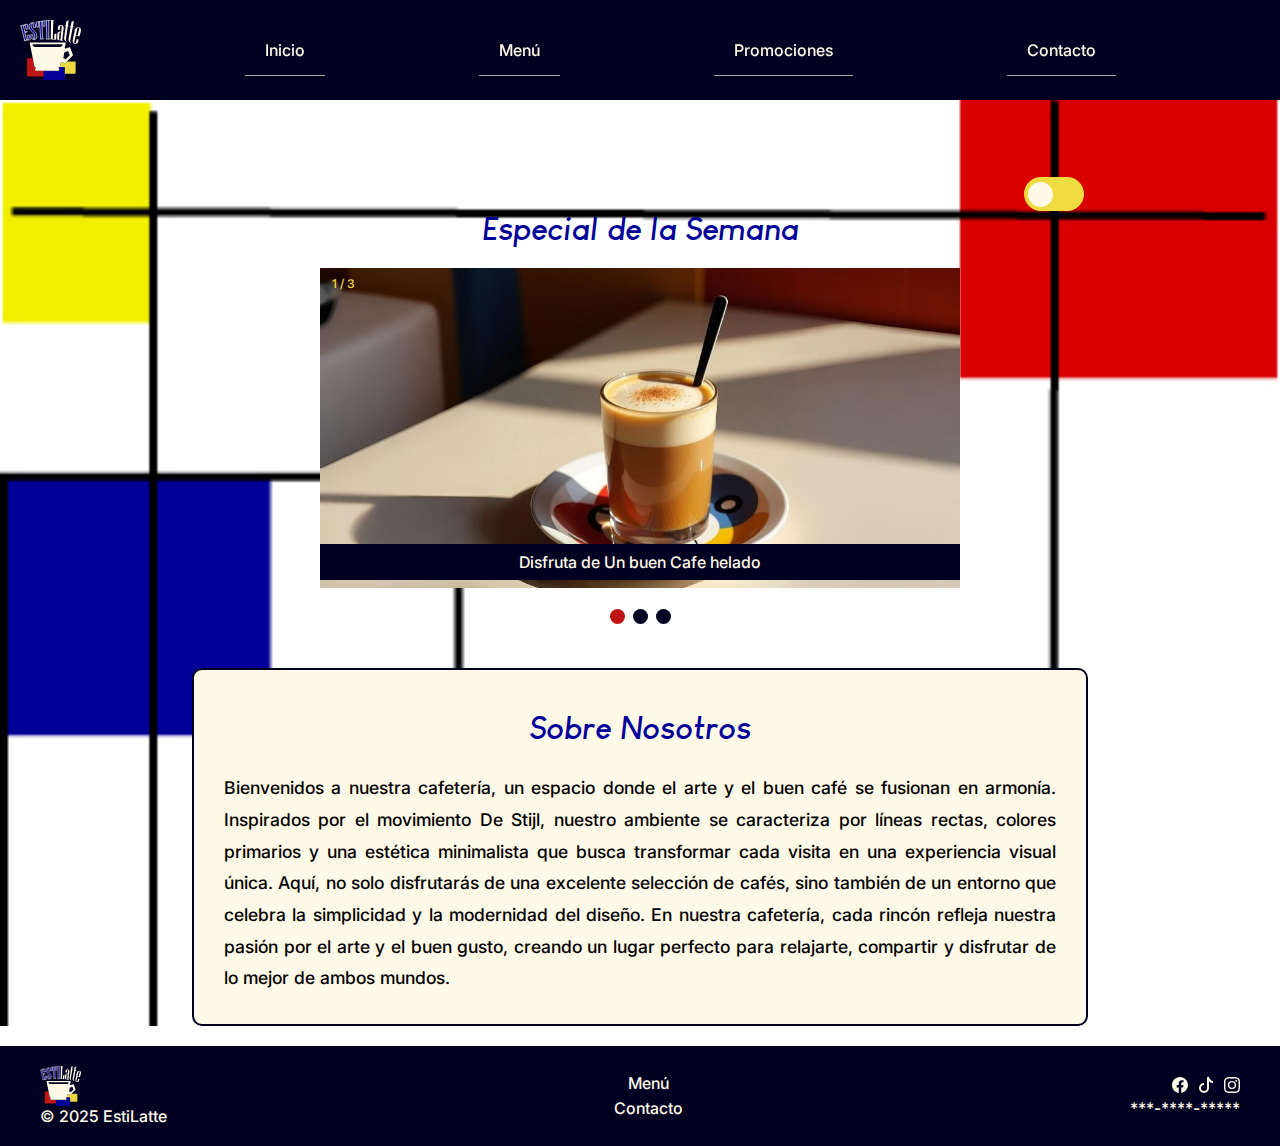
<file: index.html>
<!DOCTYPE html>
<html lang="en">

<head>
    <meta charset="UTF-8">
    <meta name="viewport" content="width=device-width, initial-scale=1.0">
    <title>Estilatte</title>
    <link rel="stylesheet" href="css/MenuP_Estilo.css">
    <link rel="stylesheet" href="css/baseStyle.css" />
    <link rel="stylesheet" href="https://cdnjs.cloudflare.com/ajax/libs/font-awesome/4.7.0/css/font-awesome.min.css">
</head>

<body>
    <script src="js/funcionModo.js"></script>

    <!-- HEADER Y NAV -->
    <script src="js/javascript.js"></script>
    <header>
      <img src="imgs/estilatteLogo3.svg" alt="Logo_EstiLatte">
      
        <nav class="topnav" id="mytopnav">
            <a href="index.html" >Inicio</a>
            <a href="menu.html" >Menú</a>
            <a href="promosionesYEeventos.html" >Promociones</a>
            <a href="contacto.html" >Contacto</a>
            <a class="icon" onclick="funcionNav()">
                <i class="fa fa-bars" style="color:#FFF9E8;"></i>
            </a>
        </nav>
    </header>


    <main>
        <section id="modo" class="claro">
            <label class="switch">
                <input type="checkbox" id="input" onclick="funcionModo()">
                <span class="slider"></span>
            </label>

            <br>
            <h2>Especial de la Semana</h2>
            <br>
            <!-- pendientes -->
            <div class="slideshow-container">
                <div class="mySlides fade">
                    <div class="numbertext">1 / 3</div>
                    <img src="imgs/imagen/CafeHeladoEXP.jpg" style="width:100%">
                    <div class="text">Disfruta de Un buen Cafe helado</div>
                </div>
                <div class="mySlides fade">
                    <div class="numbertext">2 / 3</div>
                    <img src="imgs/imagen/LatteExp.jpg" style="width:100%">
                    <div class="text">¿Antojo de un cafe Latte?</div>
                </div>
                <div class="mySlides fade">
                    <div class="numbertext">3 / 3</div>
                    <img src="imgs/imagen/TiramisuEXP.jpg" style="width:100%">
                    <div class="text">No Olvides de probar</div>
                </div>
            </div>
            <br>
            <div style="text-align:center">
                <span class="dot"></span>
                <span class="dot"></span>
                <span class="dot"></span>
            </div>
            <script src="js/FuncionSlide.js"></script>
            <br>

            <div class="sobreNos">
                <h2>Sobre Nosotros</h2>
                <p>Bienvenidos a nuestra cafetería, un espacio donde el arte y el buen café se fusionan en armonía.
                    Inspirados por el movimiento De Stijl, nuestro ambiente se caracteriza por líneas rectas, colores
                    primarios y una estética minimalista que busca transformar cada visita en una experiencia visual
                    única. Aquí, no solo disfrutarás de una excelente selección de cafés, sino también de un entorno que
                    celebra la simplicidad y la modernidad del diseño. En nuestra cafetería, cada rincón refleja nuestra
                    pasión por el arte y el buen gusto, creando un lugar perfecto para relajarte, compartir y disfrutar
                    de lo mejor de ambos mundos.</p>
            </div>
        </section>
    </main>

    <footer class="footer">
        <div class="footer-container">
          
          <!-- Logo izquierda -->
          <div class="footer-logo">
            <img src="imgs/estilatteLogo3.svg" alt="Logo EstiLatte">
            <p>© 2025 EstiLatte</p>
          </div>
      
          <!-- Enlaces centro -->
          <div class="footer-links">
            <a href="menu.html">Menú</a>
            <a href="contacto.html">Contacto</a>
          </div>
      
          <!-- Iconos + contacto derecha -->
          <div class="footer-social">
            <div class="icons">
              <a href="#"><img src="imgs/facebook.svg" alt="facebook"></a>
              <a href="#"><img src="imgs/tiktok.svg" alt="tiktok"></i></a>
              <a href="#"><img src="imgs/instagram.svg" alt="instagram"></a>
            </div>
            <p>***-****-*****</p>
          </div>
      
        </div>
      </footer>
</body>

</html>
</file>
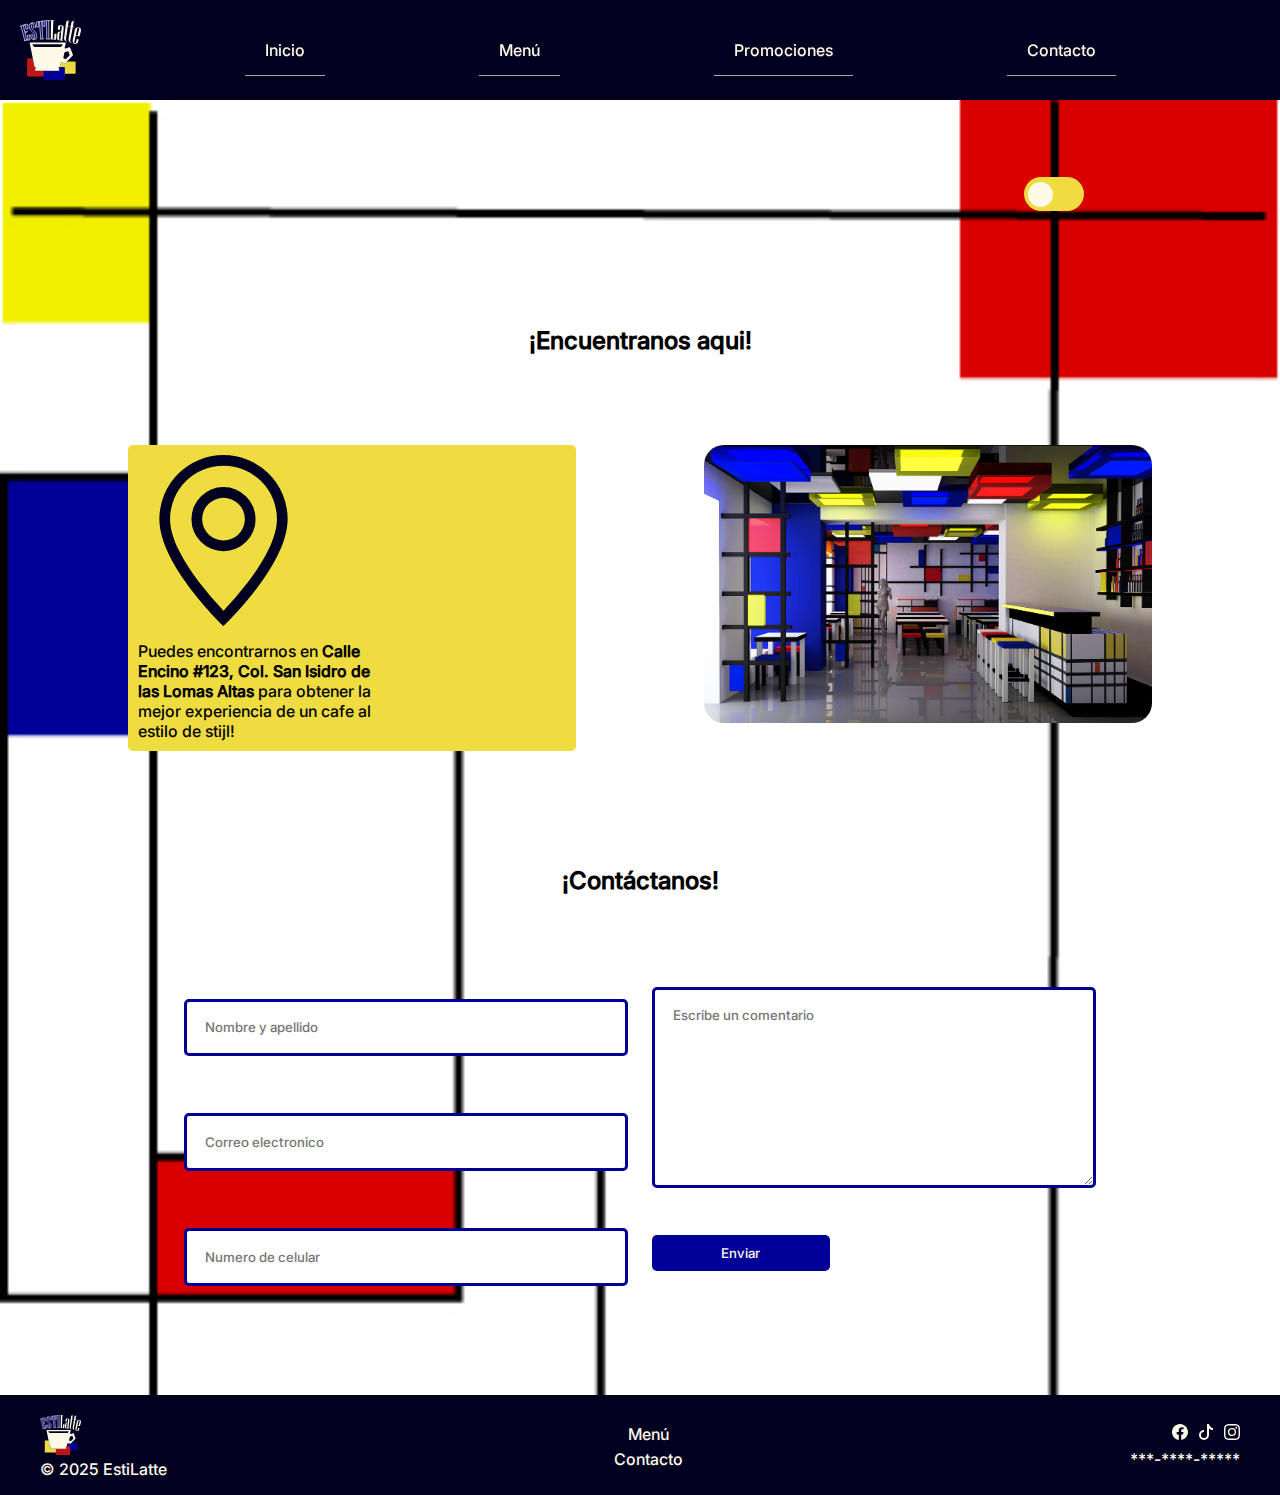
<file: contacto.html>
<!DOCTYPE html>
<html lang="en">

<head>
    <meta charset="UTF-8">
    <meta name="viewport" content="width=device-width, initial-scale=1.0">
    <title>Document</title>
    <link rel="stylesheet" href="css/baseStyle.css" />
    <link rel="stylesheet" href="css/estilo_Contacto.css">
    <link rel="stylesheet" href="https://cdnjs.cloudflare.com/ajax/libs/font-awesome/4.7.0/css/font-awesome.min.css">

</head>

<body>
    <script src="js/funcionModo.js"></script>

    <!-- HEADER Y NAV -->
    <script src="js/javascript.js"></script>
    <header>
      <img src="imgs/estilatteLogo3.svg" alt="Logo_EstiLatte">
      
        <nav class="topnav" id="mytopnav">
            <a href="index.html" >Inicio</a>
            <a href="menu.html" >Menú</a>
            <a href="promosionesYEeventos.html" >Promociones</a>
            <a href="contacto.html" >Contacto</a>
            <a class="icon" onclick="funcionNav()">
                <i class="fa fa-bars" style="color:#FFF9E8;"></i>
            </a>
        </nav>
    </header>

    <main>
        <section id="modo" class="claro">
            <label class="switch">
                <input type="checkbox" id="input" onclick="funcionModo()">
                <span class="slider"></span>
            </label>
            <div id="titulos" class="titu">
                <h2>¡Encuentranos aqui!</h2>
            </div>
            <div class="ubicacion">

                <div class="direccion">
                    <img src="imgs/Location.svg" alt="Locacion">
                    <p>Puedes encontrarnos en <b>Calle Encino #123, Col. San Isidro de las Lomas Altas</b> para obtener
                        la mejor
                        experiencia de un cafe al estilo de stijl!</p>
                </div>
                <div class="ImagenLugar">
                    <img src="imgs/imagen/cafeteria.jpg" alt="Imagen del lugar">
                </div>
            </div>
            <div id="titulos2" class="titu">
                <h2>¡Contáctanos!</h2>
            </div>
            <div class="formContacto">

                <form action="archivo.php" method="post">

                    <table>
                        <tr>
                            <td class="der"><input type="text" id="name" name="nombre" placeholder="Nombre y apellido"
                                    cols="30"></td>
                        </tr>
                        <tr>
                            <td class="der"><input type="email" id="correo" name="correo"
                                    placeholder="Correo electronico"></td>
                        </tr>
                        <tr>
                            <td class="der"><input type="tel" id="numero" name="numero" placeholder="Numero de celular">
                            </td>
                        </tr>


                    </table>
                    <table>
                        <tr>

                            <td class="der"><textarea name="mensaje" id="mensaje" rows="10"
                                    placeholder="Escribe un comentario"></textarea></td>
                            <!--cols con las columnas que se mostraran inicialmente-->
                        </tr>
                        <tr>
                            <td class="der"><input type="button" value="Enviar"></td>
                            <!--submit es el boton que lo envia al php-->
                        </tr>
                    </table>
                </form>
            </div>

        </section>
    </main>

    <footer class="footer">
        <div class="footer-container">
          
          <!-- Logo izquierda -->
          <div class="footer-logo">
            <img src="imgs/estilatteLogo3.svg" alt="Logo EstiLatte">
            <p>© 2025 EstiLatte</p>
          </div>
      
          <!-- Enlaces centro -->
          <div class="footer-links">
            <a href="menu.html">Menú</a>
            <a href="contacto.html">Contacto</a>
          </div>
      
          <!-- Iconos + contacto derecha -->
          <div class="footer-social">
            <div class="icons">
              <a href="#"><img src="imgs/facebook.svg" alt="facebook"></a>
              <a href="#"><img src="imgs/tiktok.svg" alt="tiktok"></i></a>
              <a href="#"><img src="imgs/instagram.svg" alt="instagram"></a>
            </div>
            <p>***-****-*****</p>
          </div>
      
        </div>
      </footer>
</body>

</html>
</file>
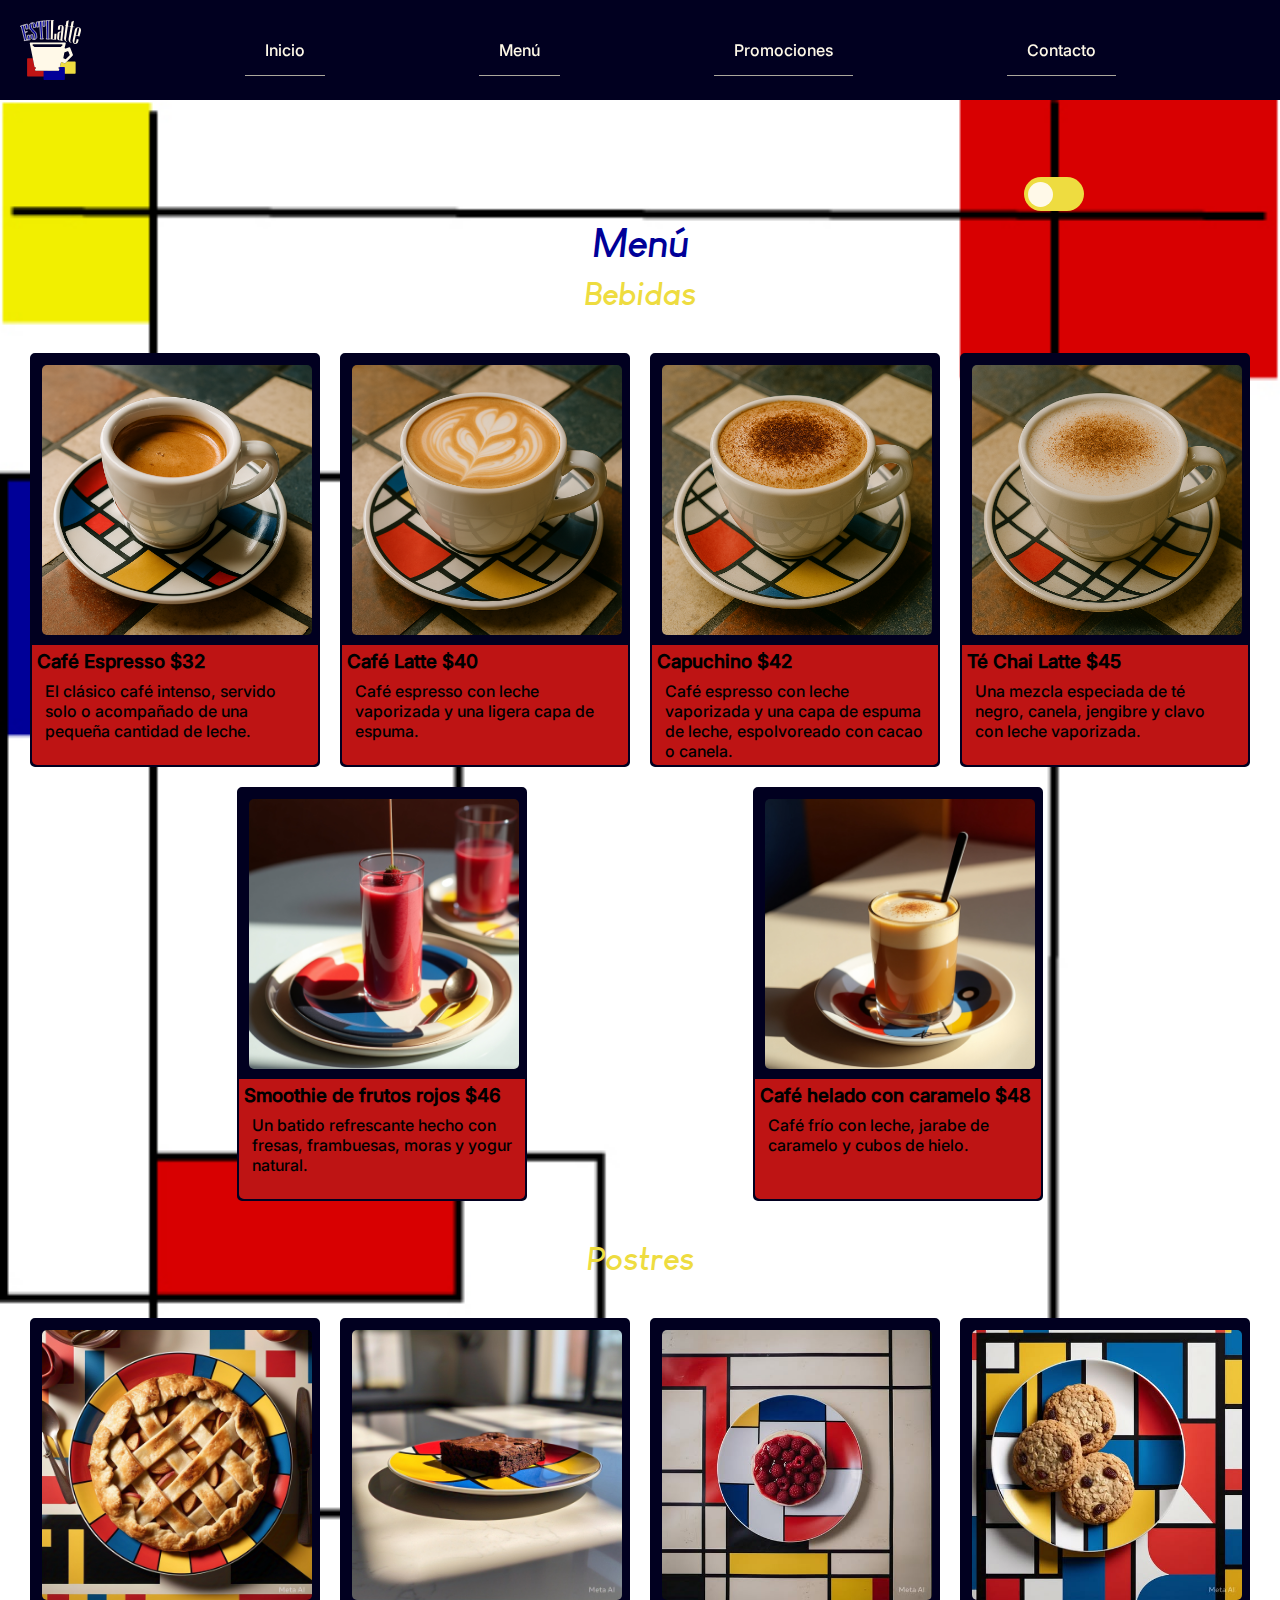
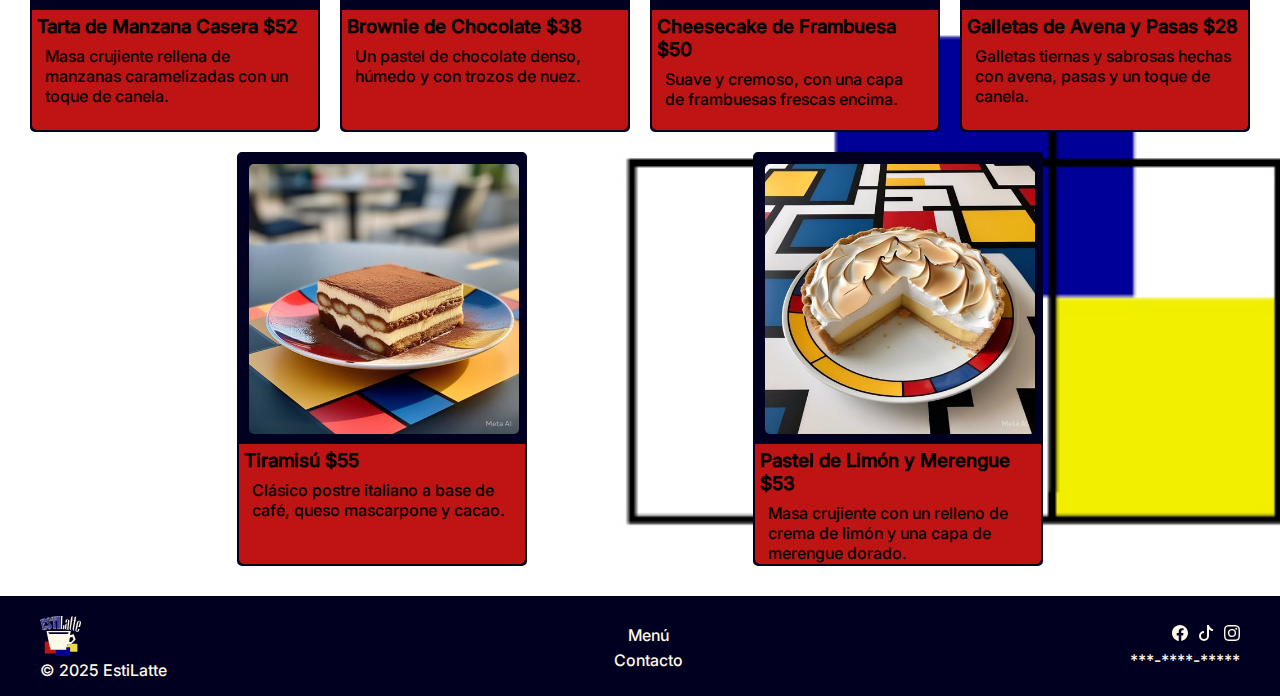
<file: menu.html>
<!DOCTYPE html>
<html lang="es">
  <head>
    <meta charset="UTF-8" />
    <meta name="viewport" content="width=device-width, initial-scale=1.0" />
    <link rel="stylesheet" href="css/baseStyle.css" />
    <link rel="stylesheet" href="css/estilo_Menu.css" />
    <link rel="stylesheet" href="https://cdnjs.cloudflare.com/ajax/libs/font-awesome/4.7.0/css/font-awesome.min.css"/>
    <title>Menú</title>
  </head>
  <body>
    <!-- Sasha estuvo aqui -->
    <script src="js/funcionModo.js"></script>

    <!-- HEADER Y NAV -->
    <script src="js/javascript.js"></script>
    <header>
      <img src="imgs/estilatteLogo3.svg" alt="Logo_EstiLatte" />

      <nav class="topnav" id="mytopnav">
        <a href="index.html">Inicio</a>
        <a href="menu.html">Menú</a>
        <a href="promosionesYEeventos.html">Promociones</a>
        <a href="contacto.html">Contacto</a>
        <a class="icon" onclick="funcionNav()">
          <i class="fa fa-bars" style="color: #fff9e8"></i>
        </a>
      </nav>
    </header>

    <!-- CONTENIDO -->
    <main class="container-menu">
      <section id="modo" class="claro">
        <label class="switch">
            <input type="checkbox" id="input" onclick="funcionModo()">
            <span class="slider"></span>
        </label>

        
        <h1>Menú</h1>
        <h2>Bebidas</h2>
        <!-- contenedor para el menu -->
        <section class="section-container">
          <!-- cards de bebidas para el menu -->
          <div class="card">
            <div class="foto">
              <img src="imgs/imgs_Menu/Espresso.png" alt="Café_Espresso" />
            </div>
            <div class="texto">
              <h3>Café Espresso $32</h3>
              <p>
                El clásico café intenso, servido solo o acompañado de una
                pequeña cantidad de leche.
              </p>
            </div>
          </div>
          <div class="card">
            <div class="foto">
              <img src="imgs/imgs_Menu/Latte.png" alt="Café_Latte" />
            </div>
            <div class="texto">
              <h3>Café Latte $40</h3>
              <p>
                Café espresso con leche vaporizada y una ligera capa de espuma.
              </p>
            </div>
          </div>
          <div class="card">
            <div class="foto">
              <img src="imgs/imgs_Menu/Capuchino.png" alt="Capuchino" />
            </div>
            <div class="texto">
              <h3>Capuchino $42</h3>
              <p>
                Café espresso con leche vaporizada y una capa de espuma de
                leche, espolvoreado con cacao o canela.
              </p>
            </div>
          </div>
          <div class="card">
            <div class="foto">
              <img src="imgs/imgs_Menu/TeChai.png" alt="Té_Chai_Latte" />
            </div>
            <div class="texto">
              <h3>Té Chai Latte $45</h3>
              <p>
                Una mezcla especiada de té negro, canela, jengibre y clavo con
                leche vaporizada.
              </p>
            </div>
          </div>
          <div class="card">
            <div class="foto">
              <img
                src="imgs/imgs_Menu/Smoothie.jpg"
                alt="Smoothie_de_frutos_rojos"
              />
            </div>
            <div class="texto">
              <h3>Smoothie de frutos rojos $46</h3>
              <p>
                Un batido refrescante hecho con fresas, frambuesas, moras y
                yogur natural.
              </p>
            </div>
          </div>
          <div class="card">
            <div class="foto">
              <img
                src="imgs/imgs_Menu/CafeHeladoConCaramelo.jpg"
                alt="Café_helado_con_caramelo"
              />
            </div>
            <div class="texto">
              <h3>Café helado con caramelo $48</h3>
              <p>Café frío con leche, jarabe de caramelo y cubos de hielo.</p>
            </div>
          </div>
        </section>

        <h2>Postres</h2>
        <section class="section-container">
          <!-- cards de postres para el menu -->
          <div class="card">
            <div class="foto">
              <img src="imgs/imgs_Menu/Pay.jpg" alt="Tarta_de_manzana" />
            </div>
            <div class="texto">
              <h3>Tarta de Manzana Casera $52</h3>
              <p>
                Masa crujiente rellena de manzanas caramelizadas con un toque de
                canela.
              </p>
            </div>
          </div>
          <div class="card">
            <div class="foto">
              <img src="imgs/imgs_Menu//Brownie.jpg" alt="Brownie" />
            </div>
            <div class="texto">
              <h3>Brownie de Chocolate $38</h3>
              <p>Un pastel de chocolate denso, húmedo y con trozos de nuez.</p>
            </div>
          </div>
          <div class="card">
            <div class="foto">
              <img src="imgs/imgs_Menu/Chesecake.jpg" alt="Cheesecake" />
            </div>
            <div class="texto">
              <h3>Cheesecake de Frambuesa $50</h3>
              <p>Suave y cremoso, con una capa de frambuesas frescas encima.</p>
            </div>
          </div>
          <div class="card">
            <div class="foto">
              <img src="imgs/imgs_Menu/Galletas.jpg" alt="Galletas_de_avena" />
            </div>
            <div class="texto">
              <h3>Galletas de Avena y Pasas $28</h3>
              <p>
                Galletas tiernas y sabrosas hechas con avena, pasas y un toque
                de canela.
              </p>
            </div>
          </div>
          <div class="card">
            <div class="foto">
              <img src="imgs/imgs_Menu/Tiramisu.jpg" alt="Tiramisu" />
            </div>
            <div class="texto">
              <h3>Tiramisú $55</h3>
              <p>
                Clásico postre italiano a base de café, queso mascarpone y
                cacao.
              </p>
            </div>
          </div>
          <div class="card">
            <div class="foto">
              <img
                src="imgs/imgs_Menu/PastelDeLimon.jpg"
                alt="Pastel_de_limon"
              />
            </div>
            <div class="texto">
              <h3>Pastel de Limón y Merengue $53</h3>
              <p>
                Masa crujiente con un relleno de crema de limón y una capa de
                merengue dorado.
              </p>
            </div>
          </div>
        </section>
      </section>
    </main>

    <!-- FOOTER -->
    <footer class="footer">
      <div class="footer-container">
        
        <!-- Logo izquierda -->
        <div class="footer-logo">
          <img src="imgs/estilatteLogo3.svg" alt="Logo EstiLatte">
          <p>© 2025 EstiLatte</p>
        </div>
    
        <!-- Enlaces centro -->
        <div class="footer-links">
          <a href="menu.html">Menú</a>
          <a href="contacto.html">Contacto</a>
        </div>
    
        <!-- Iconos + contacto derecha -->
        <div class="footer-social">
          <div class="icons">
            <a href="#"><img src="imgs/facebook.svg" alt="facebook"></a>
            <a href="#"><img src="imgs/tiktok.svg" alt="tiktok"></i></a>
            <a href="#"><img src="imgs/instagram.svg" alt="instagram"></a>
          </div>
          <p>***-****-*****</p>
        </div>
        </div>
    
      </div>
    </footer>
  </body>
</html>
</file>
<file: css/MenuP_Estilo.css>
main {
  width: 100%;
  height: auto;
  margin: 0 auto;
}

section h2 {
  font-family: Titulos;
  text-align: center;
  color: var(--color_Azul);
  font-size: 32px;
}

.mySlides {
  display: none;
}

img {
  vertical-align: middle;
}

/* Slideshow container */
.slideshow-container {
  width: 50%;
  position: relative;
  margin: auto;
  background-color: var(--color_Negro);
}

/* Caption text */
.text {
  color: var(--color_Blanco);
  background-color: var(--color_Negro);
  font-size: 16px;
  padding: 8px 12px;
  position: absolute;
  bottom: 8px;
  width: 100%;
  text-align: center;
}

/* Number text (1/3 etc) */
.numbertext {
  color: var(--color_Amarillo);
  font-size: 12px;
  padding: 8px 12px;
  position: absolute;
  top: 0;
}

/* The dots/bullets/indicators */
.dot {
  height: 15px;
  width: 15px;
  margin: 0 2px;
  background-color: var(--color_Negro);
  border-radius: 50%;
  display: inline-block;
  transition: background-color 0.6s ease;
}

.active {
  background-color: var(--color_Rojo);
}

/* Fading animation */
.fade {
  animation-name: fade;
  animation-duration: 3.5s;
}

.sobreNos {
  background-color: var(--color_Blanco);
  border: 2px solid var(--color_Negro);
  border-radius: 10px;
  padding: 20px;
  margin: 20px auto;
  max-width: 90%;
  text-align: justify;
  font-size: 1rem;
  line-height: 1.6;
  transition: all 0.3s ease;
}

.sobreNos h2 {
  text-align: center;
  font-family: Titulos;
  color: var(--color_Azul);
  margin-bottom: 15px;
}

.claro.oscuro .sobreNos {
  background-color: var(--color_Negro);
  color: var(--color_Blanco);
  border-color: var(--color_Blanco);
}

/* Media Query para tablets (>= 786px) */
@media screen and (min-width: 786px) {
  .sobreNos {
    max-width: 80%;
    padding: 30px;
    font-size: 1.05rem;
  }

  .sobreNos h2 {
    font-size: 1.8rem;
  }
}

/* Media Query para pantallas grandes (>= 1024px) */
@media screen and (min-width: 1024px) {
  .sobreNos {
    max-width: 70%;
    font-size: 1.1rem;
    line-height: 1.8;
  }

  .sobreNos h2 {
    font-size: 2rem;
  }
}
</file>
<file: css/baseStyle.css>
*{
    margin: 0;
    padding: 0;
    box-sizing: border-box;
    font-family: Cuerpos;
}
:root{
    /*Colores principales*/
    --color_Azul: #000098;
    --color_Amarillo:#eedc40;
    --color_Rojo: #be1414;

    /* Colores default para fondo personalizados */
    --color_Blanco:#FFF9E8;
    --color_Negro: #010020;
}

/* Tipografia para TITULOS*/
@font-face {
    font-family: Titulos;
    src: url(../tipografias/louis/Louis\ George\ Cafe\ Bold\ Italic.ttf);
}
/* Tipografia para CUERPO*/
@font-face {
    font-family: Cuerpos;
    src: url(../tipografias/Inter/Inter_18pt-Medium.ttf);
}
/*para modo claro/oscuro*/
.claro {
    background-image: url(../imgs/imagen/celular-claro.jpg);
    width: 100%;
    background-size: cover;
}
.claro.oscuro{
    background-image: url(../imgs/imagen/celular-oscuro.jpg);
    width: 100%;
    background-size: cover;
    color: var(--color_Blanco);
  border-color: var(--color_Blanco);
}

.oscuro h1, 
.oscuro h2{ /*cambio de Color al aplicar Modo oscuro*/
    color: var(--color_Blanco);
  }

/* HEADER, NAV, FOOTER*/
/* HEADER*/
header{
    width: 100%;
    height: 100px;
    background-color: var(--color_Negro);
    display: flex;
    justify-content: center;
    align-items: center;
    align-content: space-between;
    padding: 10px;
}
header img{
    padding: 10px;
    height: 100%;
}
/* NAV*/
nav{
    width: 100%;
    height: 49px;
    margin: 0 auto;
    display: flex;
    border-bottom: 10px var(--color_Blanco);
    flex-direction: column;
    position: sticky;
    top: 0px;
    z-index: 1;
    
}
nav a{
    color:var(--color_Blanco);
    text-decoration: none;
    padding: 15px 20px 15px;
    display: none;
    border-bottom: 1px outset var(--color_Blanco);
}
nav a.icon{
    align-self: flex-end;
    display: block;
}
.topnav.responsive a{
    padding-right: 17%;
    margin-left: 50%;
    display: block;
    background-color: var(--color_Negro);
    text-align: left;
}
.topnav.responsive a.icon{
    padding-left: 20px;
    padding-right: 4%;
    position: absolute;
    top: 0;
    align-self: flex-end;
}
nav a:hover{
    background-color:var(--color_Azul);
}

.footer {
  height: 100px;
  background-color: var(--color_Negro);
  padding: 20px 40px;
  color: var(--color_Blanco, #fff);
  font-family: sans-serif;
}

.footer-container {
  display: flex;
  justify-content: space-between;
  align-items: center;
  flex-wrap: wrap;
}

/* Logo izquierda */
.footer-logo img {
  height: 40px;
  width: auto;
}

/* Enlaces centro */
.footer-links {
  display: flex;
  flex-direction: column;
  align-items: center;
  gap: 5px;
}

.footer-links a {
  color: var(--color_Blanco, #fff);
  text-decoration: none;
  font-size: 1rem;
}

.footer-links a:hover {
  text-decoration: underline;
}

/* Iconos y contacto derecha */
.footer-social {
  display: flex;
  flex-direction: column;
  align-items: flex-end;
  gap: 5px;
}

.footer-social .icons {
  display: flex;
  gap: 10px;
}

.footer-social a i {
  color: var(--color_Blanco);
  font-size: 18px;
}

.footer-social p {
  font-size: 1rem;
  margin: 0;
}
@media screen and (min-width: 786px){
    
    nav{
        justify-content: space-evenly;
        align-items: center;
        flex-direction: row;
    }
    nav a {
        display: block;
    }
    nav a.icon{
        display: none;
    }
    .topnav.responsive a{
        padding: 15px 20px 15px;
        margin-right: 0;
        display: block;
        background-color: var(--color_Negro);
    }
    .topnav.responsive a.icon{
        padding-left: 0;
        display: none;
        top: 0;
    }

    
    }

/*-- hoja de estilo desde 1024 y + --*/
@media screen and (min-width: 1024px){

    nav{
        justify-content: space-evenly;
    }
   
}

/*Switch para modo claro/oscuro*/
.switch {
    position: relative;
    display: inline-block;
    width: 60px;
    height: 34px;
    left: 80%;
    margin-top: 6%;
  }
  
  .switch input {
    opacity: 0;
    width: 0;
    height: 0;
  }
  
  .slider {
    position: absolute;
    cursor: pointer;
    top: 0;
    left: 0;
    right: 0;
    bottom: 0;
    background-color: var(--color_Amarillo);
    border-radius: 34px;
    transition: 0.4s;
  }
  
  .slider:before {
    content: '';
    position: absolute;
    width: 25px;
    height: 25px;
    background: var(--color_Blanco);
    border-radius: 50%;
    left: 4px;
    bottom: 4px;
    transition: 0.4s;
  }
  
  input:checked+.slider {
    background-color: var(--color_Negro);
  }
  
  input:focus+.slider {
    box-shadow: 0 0 1px var(--color_Negro);
  }
  
  input:checked+.slider:before {
    -webkit-transform: translateX(26px);
    -ms-transform: translateX(26px);
    transform: translateX(26px);
  }
</file>
<file: css/estilo_Contacto.css>
/* Estructura principal */
.ubicacion {
  display: flex;
  flex-wrap: wrap;
  justify-content: space-evenly;
}

.contenedor {
  width: 100%;
  height: auto;
}

.titu {
  text-align: center;
  padding-top: 9%;
  margin-bottom: 7%;
  transition: color 0.3s ease;
}

.titu.oscuro {
  color: var(--color_Blanco);
}

/* Dirección */
.direccion {
  width: 80%;
  background-color: var(--color_Amarillo);
  display: flex;
  align-items: center;
  border-radius: 5px;
  padding: 10px;
  gap: 15px;
  flex-wrap: wrap;
  transition: all 0.3s ease;
}

.direccion img {
  flex: 0 0 40%;
  max-width: 40%;
  height: auto;
  display: block;
}

.direccion p {
  flex: 0 0 55%;
  margin: 0;
}


/* Imagen del lugar - base (móviles) */
.ImagenLugar {
  width: 80%;
  margin: 10% auto 5%;
  display: block;
  border-radius: 10px;
  
}

.ImagenLugar img {
  width: 100%;
  padding: 30px;
  border-radius: 20px;
  
}

/* Formulario */
.formContacto form {
  width: 100%;
  display: flex;
  justify-content: center;
  flex-wrap: wrap;
  gap: 20px;
}

table {
  width: 85%;
}

input,
textarea {
  width: 100%;
  padding: 4%;
  border: 3px solid var(--color_Azul);
  border-radius: 5px;
  margin-bottom: 7%;
}

input[type="button"] {
  width: 40%;
  margin-top: 10px;
  background-color: var(--color_Rojo);
  color: var(--color_Blanco);
  padding: 10px;
  border-radius: 5px;
  border: none;
  margin-bottom: 13%;
  cursor: pointer;
}

/* Media Query desde 786px */
@media screen and (min-width: 786px) {

  .ImagenLugar {
    width: 90%;
    margin: 5% auto;
  }

  .ImagenLugar img {
    width: 100%;
    padding: 20px;
  }

  table {
    width: 70%;
  }
}

/* Media Query desde 1024px */
@media screen and (min-width: 1024px) {
  .ubicacion {
    flex-direction: row;
  }

  .direccion {
    width: 35%;
  }

  .direccion p {
    margin-right: 10%;
  }

  .ImagenLugar {
    width: 35%;
    margin: 0;
  }

  .ImagenLugar img {
    width: 100%;
    padding: 0;
  }

  .formContacto form {
    flex-direction: row;
  }

  table {
    width: 35%;
    margin-bottom: 5%;
  }

  input[type="button"] {
    background-color: var(--color_Azul);
  }
}
</file>
<file: css/estilo_Menu.css>
.container-menu{
    width: 100%;
    min-width: 400px;
    height: auto;
}
h1 {
    margin: 10px 25px;
    font-family: Titulos;
    color: var(--color_Azul);
    font-size: 2.5rem;
    text-align: center;
}
h2{
    margin: 10px 25px;
    font-family: Titulos;
    color: var(--color_Amarillo);
    font-size: 2rem;
    text-align: center;
}

.section-container{
    width: 100%;
    height: auto;
    padding: 20px;
    display: flex;
    flex-wrap: wrap;
    justify-content: center;
    flex-direction: column;
    align-items: center;
    font-size: 16px;
}

.section-container .card{
    background-color: var(--color_Negro);
    width: 360px;
    border: 2px var(--color_Negro) solid;
    border-radius: 5px;
    display: flex;
    margin: 10px;
    
}
.foto{
    width: 150px;
    height: 150px;
    padding: 5px;
}
.foto img{
    height: 100%;
    border-radius: 5px;
}
.texto{
    width: 210px;
    height: auto;
    border-radius: 0 5px 5px 0;
    background-color: var(--color_Rojo);
    padding: 5px;
    
}
.texto p{
    font-size: 1rem;
    padding: 8px;
}
.oscuro .card{
    background-color: var(--color_Blanco);
    color: var(--color_Blanco);
    border-color: var(--color_Blanco);
}
@media screen and (min-width: 768px) {
    .section-container{
        justify-content:space-evenly;
        flex-direction: row;
    }
    .section-container .card{
        margin: 10px 0;
    }
}
@media screen and (min-width: 1024px) {
    .section-container{
        display: flex;
        align-items: center;
        flex-direction: row;
    }
    
    .section-container .card{
        width: 290px;
        border-radius: 5px;
        display: block;
        margin: 10px;
        
    }
    .foto{
        width: 290px;
        height: 290px;
        padding: 10px;
    }
    .texto{
        width: 100%;
        height: 120px;
        border-radius: 0 0 5px 5px;
        background-color: var(--color_Rojo);
        padding: 5px;
        
    }
}
</file>
